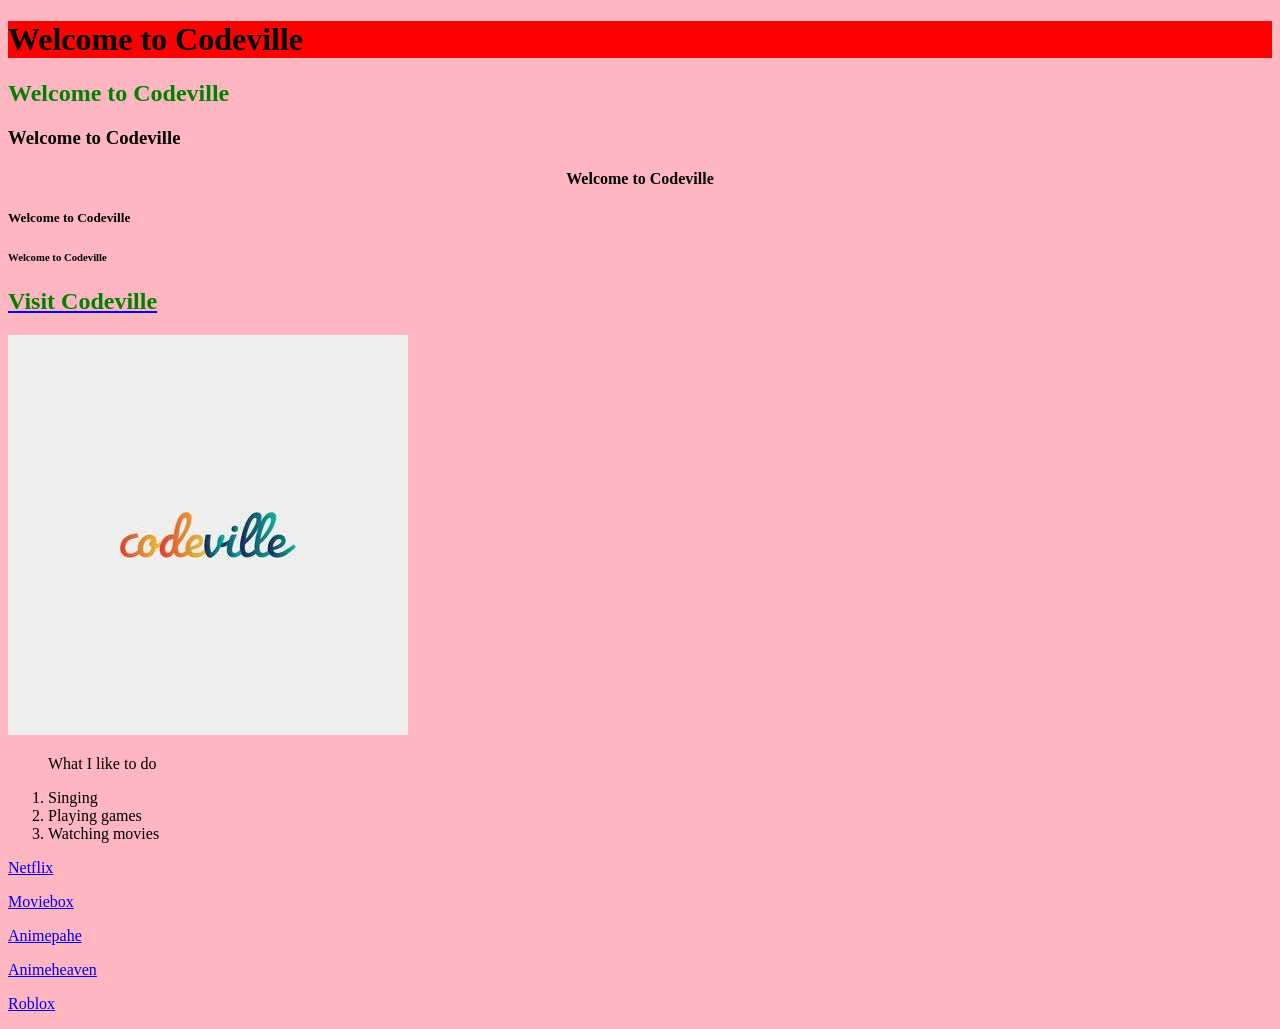
<file: assignment/index.html>
<!DOCTYPE html>
<html lang="en">
<head>
    <meta charset="UTF-8">
    <meta name="viewport" content="width=device-width, initial-scale=1.0">
    <title>Codeville</title>
</head>
<style>
    body {
        background-color:lightpink;
    }
    h1{
        background-color: red;
    }
    h2{
        color: green;
    }
    h3{
        font: 300px;
    }
    h4{
        text-align: center;
    }
    h5{
        text-shadow: 0cm;
    }
</style>
<body>
    <h1>Welcome to Codeville</h1>
    <h2>Welcome to Codeville</h2>
    <h3>Welcome to Codeville</h3>
    <h4>Welcome to Codeville</h4>
    <h5>Welcome to Codeville</h5>
    <h6>Welcome to Codeville</h6>
    <a href="www.codeville.com"><h2>Visit Codeville</h2></a>
    <img src="images.jfif">
    <ol>
        <p>What I like to do</p>
           <li>Singing</li> 
           <li>Playing games</li> 
           <li>Watching movies</li> 
    </ol>
    <a href="https://www.netflix.com/browse"><p>Netflix</p></a>
    <a href="https://themoviebox.xyz/"><p>Moviebox</p></a>
    <a href="https://animepahe.pw/"><p>Animepahe</p></a>
    <a href="https://animeheaven.me/"><p>Animeheaven</p></a>
    <a href="https://www.roblox.com/"><p>Roblox</p></a>
</body>
</html>
</file>
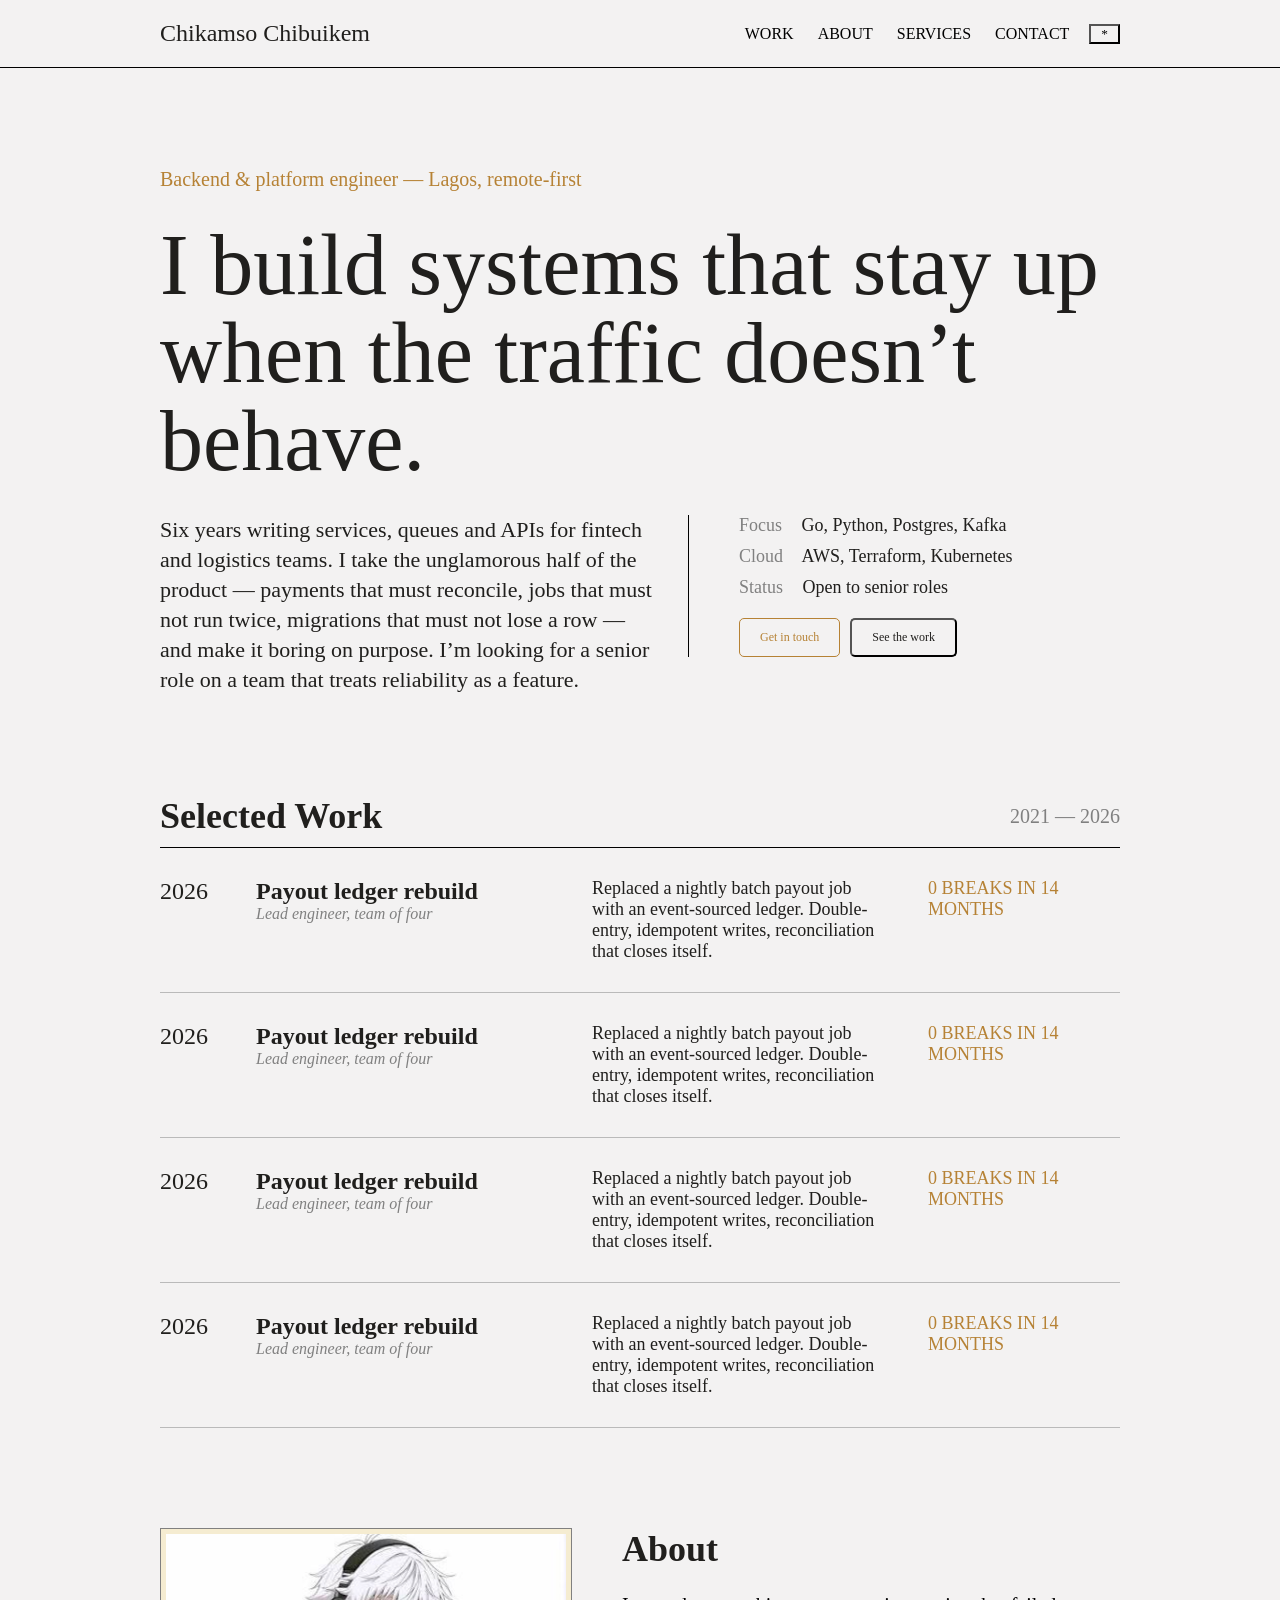
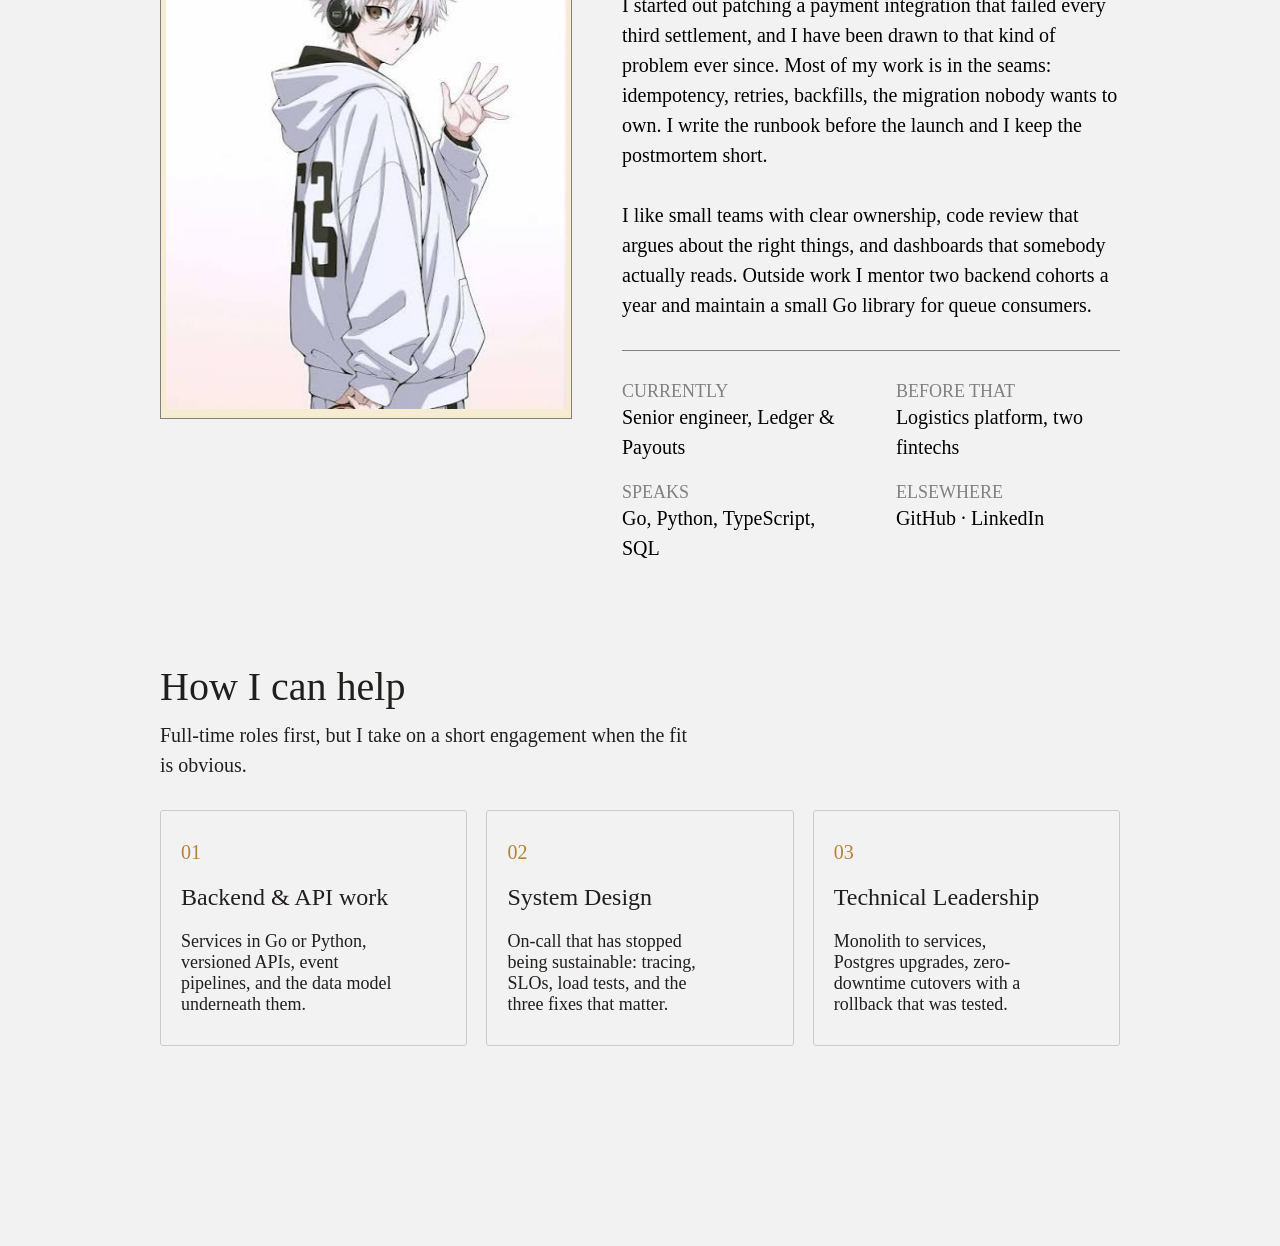
<file: portfolioo/index.html>
<!DOCTYPE html>
<html lang="en">
<head>
    <meta charset="UTF-8">
    <meta name="viewport" content="width=device-width, initial-scale=1.0">
    <title>Document</title>
    <link rel="stylesheet" href="style.css">
</head>
<body>
        <!-- Header -->
    <section class="header-section">
      <header class="header">
        <h2>Chikamso Chibuikem</h2>
        <nav class="nav">
          <ul>
            <li><a href="#">WORK</a></li>
            <li><a href="#">ABOUT</a></li>
            <li><a href="#">SERVICES</a></li>
            <li><a href="#">CONTACT</a></li>
          </ul>
          <button class="btn-nav"><a href="#">*</a></button>
        </nav>
      </header>
    </section>
        <!-- Hero -->
    <section class="body hero">
      <main>
        <strong>Backend & platform engineer — Lagos, remote-first</strong>
        <h1>I build systems that stay up when the traffic doesn’t behave.</h1>
        <div class="hero-wrap">
          <p class="hero-description">
            Six years writing services, queues and APIs for fintech and
            logistics teams. I take the unglamorous half of the product —
            payments that must reconcile, jobs that must not run twice,
            migrations that must not lose a row — and make it boring on purpose.
            I’m looking for a senior role on a team that treats reliability as a
            feature.
          </p>
           <div class="hero-sub-section">
            <p><span>Focus</span> Go, Python, Postgres, Kafka</p>
            <p><span>Cloud</span> AWS, Terraform, Kubernetes</p>
            <p><span>Status</span> Open to senior roles</p>
            <div class="btn">
              <button>Get in touch</button>
              <button>See the work</button>
            </div>
          </div>
        </div>
      </main>
    </section>
    <script src="script.js"></script>
    <!-- Selected Work -->
    <section class="body work">
      <header>
        <h3>Selected Work</h3>
        <p>2021 — 2026</p>
      </header>
      <main>
        <article>
          <p class="year">2026</p>
          <div class="title">
            <h3>Payout ledger rebuild</h3>
            <i>Lead engineer, team of four</i>
          </div>
          <p class="description">
            Replaced a nightly batch payout job with an event-sourced ledger.
            Double-entry, idempotent writes, reconciliation that closes itself.
          </p>
          <p class="note">0 breaks in 14 months</p>
        </article>

       <article>
          <p class="year">2026</p>
          <div class="title">
            <h3>Payout ledger rebuild</h3>
            <i>Lead engineer, team of four</i>
          </div>
          <p class="description">
            Replaced a nightly batch payout job with an event-sourced ledger.
            Double-entry, idempotent writes, reconciliation that closes itself.
          </p>
          <p class="note">0 breaks in 14 months</p>
        </article>

        <article>
          <p class="year">2026</p>
          <div class="title">
            <h3>Payout ledger rebuild</h3>
            <i>Lead engineer, team of four</i>
          </div>
          <p class="description">
            Replaced a nightly batch payout job with an event-sourced ledger.
            Double-entry, idempotent writes, reconciliation that closes itself.
          </p>
          <p class="note">0 breaks in 14 months</p>
        </article>
 <article>
          <p class="year">2026</p>
          <div class="title">
            <h3>Payout ledger rebuild</h3>
            <i>Lead engineer, team of four</i>
          </div>
          <p class="description">
            Replaced a nightly batch payout job with an event-sourced ledger.
            Double-entry, idempotent writes, reconciliation that closes itself.
          </p>
          <p class="note">0 breaks in 14 months</p>
        </article>
      </main>
    </section>

    <!-- About -->
    <section class="body about">
      <div class="about-wrap">
        <div class="about-picture">
          <img src="images (2).jpg" alt="My Profile Picture" />
        </div>
        <main>
          <h3>About</h3>
          <p class="about-description">
            I started out patching a payment integration that failed every third
            settlement, and I have been drawn to that kind of problem ever since.
            Most of my work is in the seams: idempotency, retries, backfills, the
            migration nobody wants to own. I write the runbook before the launch
            and I keep the postmortem short.
          </p>
          <p class="about-description one">
            I like small teams with clear ownership, code review that argues about
            the right things, and dashboards that somebody actually reads. Outside
            work I mentor two backend cohorts a year and maintain a small Go
            library for queue consumers.
          </p>
          <article>
            <div>
              <h4>Currently</h4>
              <p>Senior engineer, Ledger & Payouts</p>

              <h4 class="second-lang">Speaks</h4>
              <p>Go, Python, TypeScript, SQL</p>
            </div>

            <div>
              <h4>Before that</h4>
              <p>Logistics platform, two fintechs</p>

              <h4 class="second-lang">Elsewhere</h4>
              <p>GitHub · LinkedIn</p>
            </div>
          </article>
        </main>
      </div>
    </section>

    <!-- Services -->
    <section class="body services">
      <main>
        <h3>How I can help</h3>
        <p class="service-description">
          Full-time roles first, but I take on a short engagement when the fit
          is obvious.
        </p>

        <div class="services-wrap">
          <article>
            <h5>01</h5>
            <h4>Backend & API work</h4>
            <p>
              Services in Go or Python, versioned APIs, event pipelines, and the
              data model underneath them.
            </p>
          </article>
          <article>
            <h5>02</h5>
            <h4>System Design</h4>
            <p>
              On-call that has stopped being sustainable: tracing, SLOs, load tests, and the three fixes that matter.
            </p>
          </article>
          <article>
            <h5>03</h5>
            <h4>Technical Leadership</h4>
            <p>
              Monolith to services, Postgres upgrades, zero-downtime cutovers with a rollback that was tested.
            </p>
          </article>
        </div>

</body>
</html>
</file>
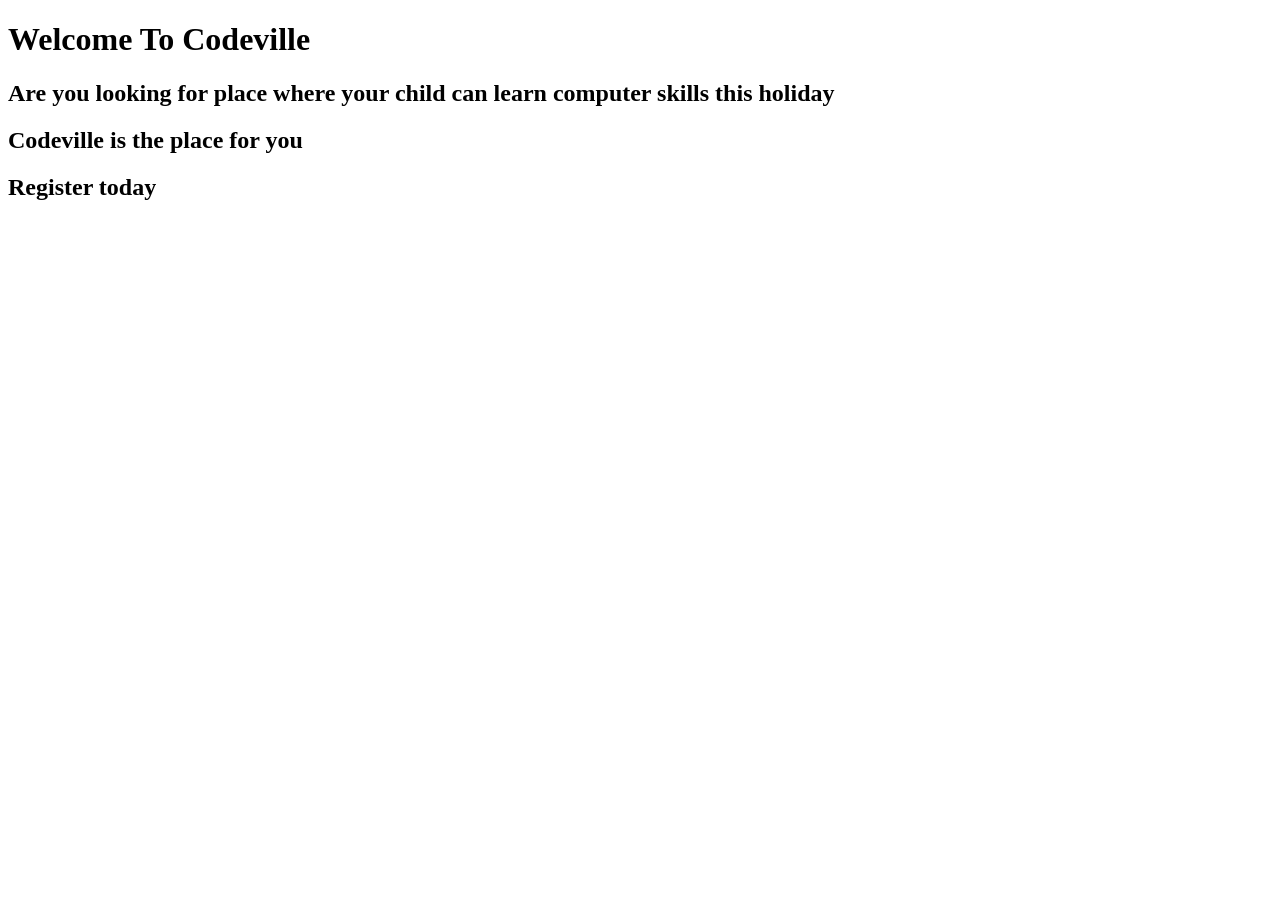
<file: projects/index.html>
<!DOCTYPE html>
<html lang="en">
<head>
    <meta charset="UTF-8">
    <meta name="viewport" content="width=device-width, initial-scale=1.0">
    <title>Document</title>
</head>
<body>
    <h1>Welcome To Codeville</h1>
    <h2>Are you looking for place where your child can learn computer skills this holiday</h2>
    <h2>Codeville is the place for you</h2>
     <a href="www.codeville.com"></a><h2>Register today</h2></a>
    

</body>
</html>
</file>
<file: portfolioo/style.css>
* {
    margin: 0px;
    padding: 0px;
    box-sizing: border-box;
    background-color: #f3f2f2;
    color: #201f1d;
    font-family: "Cormorant Garamond", serif;
    font-optical-sizing: auto;
    font-weight: 400;
    /* max-height: 100%; */
}

.body {
    width: 75%;
    margin: 100px auto;

}
li {
    display: inline;
}

.header-section {
    position: sticky;
    top: 0;
    border-bottom: 0.5px solid black; 
}

.header {
    width: 75%;
    margin: 0px auto;
    padding: 20px 0px;
    display: flex;
    justify-content: space-between;
}

.nav {
    position: relative;
    display: flex;
    align-items: center;
}

.nav a {
    padding: 0px 10px;
    text-decoration: none;
    color: black;
}
.btn-nav {
    margin: 0px 0px 0px 10px;
    
}

.hero strong {
    color: #b68235;
    font-size: 20px;
    padding: 10px 0px;
}

.hero h1 {
    font-size: 86px;
    line-height: 88px;
    padding: 30px 0px;
}

.hero-wrap {
    display: flex;
    align-items: start;
}

.hero-description {
    max-width: 55%;
    padding-right: 30px;
    line-height: 30px;
    font-size: 22px;
}

.hero-sub-section {
    max-width: 50%;
    border-left: 0.5px solid black;
    padding-left: 50px;
    font-size: 18px;
}

.hero-sub-section span {
    color: grey;
    padding-right: 15px;
}

.hero-sub-section p {
    padding-bottom: 10px;
}

.hero .btn {
    padding-top: 10px;
    display: flex;
    gap: 10px;
}

.hero .btn button {
    padding: 10px 20px;
    border-radius: 5px;
    font-size: 12px;

}

.hero .btn button:first-child {
    border: 1px #b68235 solid;
    color: #b68235;
}
.work header {
    display: flex;
    justify-content: space-between;
    align-items: center;
    border-bottom: 1px solid black;
    padding-bottom: 10px;
}

.work header h3 {
    font-size: 36px;
    font-weight: 600;
}

.work header p {
    font-size: 20px;
    color: gray;
}

.work main article {
    width: 100%;
    display: flex;
    justify-content: space-between;
    border-bottom: 1px solid rgb(186, 186, 186);
    padding: 30px 0px;
}

.work main article .year {
    width: 10%;
    font-size: 24px;
}

.work main article .title {
    width: 35%;

}

.work main article .title  h3 {
    font-size: 24px;
    font-weight: 600;
}

.work main article .title i {
    color: gray;
}

.work main article .description {
    width: 35%;
    padding-right: 50px;
    font-size: 18px;
    font-weight: 500;
}

.work main article .note {
    width: 20%;
    font-size: 18px;
    color: #b68235;
    text-transform: uppercase;
}

.about .about-wrap {
    width: 100%;
    display: flex;
    gap: 50px;
    align-items: start;
}

.about .about-picture {
    /* max-width: 50%; */
    width: 50%;
    padding: 5px;
    border: 1px solid gray;
    background-color: #f5ecd1;
}

.about .about-picture img{
    width: 400px; 
     height: 475px;
}

.about .about-wrap main h3 {
    font-size: 36px;
    font-weight: 600;
    margin-bottom: 20px;
}

.about .about-wrap main p {
    line-height: 30px;
    font-size: 20px;
    color: black;
}

.about .about-wrap  p:first-child {
    color: red;
}
.about .about-wrap main .about-description {
    padding-bottom: 30px;
}

.about .about-wrap .one {
    border-bottom: 1px solid gray;
}

.about main article {
    width: 100%;
    display: flex;
    justify-content: space-between;
    margin-top: 30px;
}

.about main article div {
    width: 45%;
}

.about main article div h4{
    font-size: 18px;
    color: gray;
    text-transform: uppercase;
}

.about main article div .second-lang {
    margin-top: 20px;
}

.services h3 {
    font-size: 40px;
    padding-bottom: 10px;
    /* font-weight: 600; */
}

.services .service-description {
    font-size: 20px;
    line-height: 30px;
    max-width: 55%;
}

.services .services-wrap {
    display: flex;
    justify-content: space-between;
    margin-top: 30px;
}

.services .services-wrap article {
    width: 32%;
    border: 1px solid rgb(202, 202, 202);
    padding: 30px 20px;  
    margin-bottom: 100px;
    border-radius: 3px;
}

.services .services-wrap article h5 {
    font-size: 20px;
    color: #b68235;
    padding-bottom: 20px;
}

.services .services-wrap article h4 {
    font-size: 24px;
    font-weight: 500;
    padding-bottom: 20px;
}

.services .services-wrap article p {
    font-size: 18px;
    max-width: 80%;
    font-weight: 500;
}

.services .teams h5{
    font-size: 20px;
    color: gray;
    padding-bottom: 20px;
}

.services .teams .teams-grid {
    display: grid;
    grid-template-columns: repeat(5, 1fr);
}

.services .teams .teams-grid p {
    padding: 30px 0;
    font-size: 24px;
    border: 1px solid rgb(202, 202, 202);
    text-align: center;
    border-right: none;
    color: #b68235;
}

.services .teams .teams-grid b {
    color: gray;
}

.contact main {
    display: flex;
    gap: 50px;
}

.contact main article {
    max-width: 50%;
}

.contact main article h2 {
    font-size: 40px;
    padding-bottom: 10px;
}

.contact main article p {
    font-size: 22px;
    padding-bottom: 10px;
}

#write {
    color: gray;
}

#write a {
    color: #b68235;
}

.contact main form {
    display: flex;
    flex-direction: column;
    width: 50%;
}

.contact main form input {
    padding: 15px;
    margin-bottom: 20px;
    border: 1px solid rgb(202, 202, 202);
    border-radius: 3px;
}

.contact main form label {
    text-transform: uppercase;
    color: gray;
    padding-bottom: 10px;
}

.contact main form textarea {
    padding: 10px;
    margin-bottom: 20px;
    border: 1px solid rgb(202, 202, 202);
    border-radius: 3px;
}

.contact main form button {
    width: 30%;
    padding: 10px;
    margin-bottom: 20px;
    border: 1px solid #b68235;
    color: #b68235;
    border-radius: 3px;
}

footer {
    width: 80%;
    margin: 0 auto;
    text-align: center;
    display: flex;
    justify-content: space-between;
    border-top: 1px solid rgb(202, 202, 202);
    padding-top: 30px;
    padding-bottom: 50px;
    color: rgb(202, 202, 202);
}

.footer .foot-term {
    text-transform: uppercase;
}
</file>
